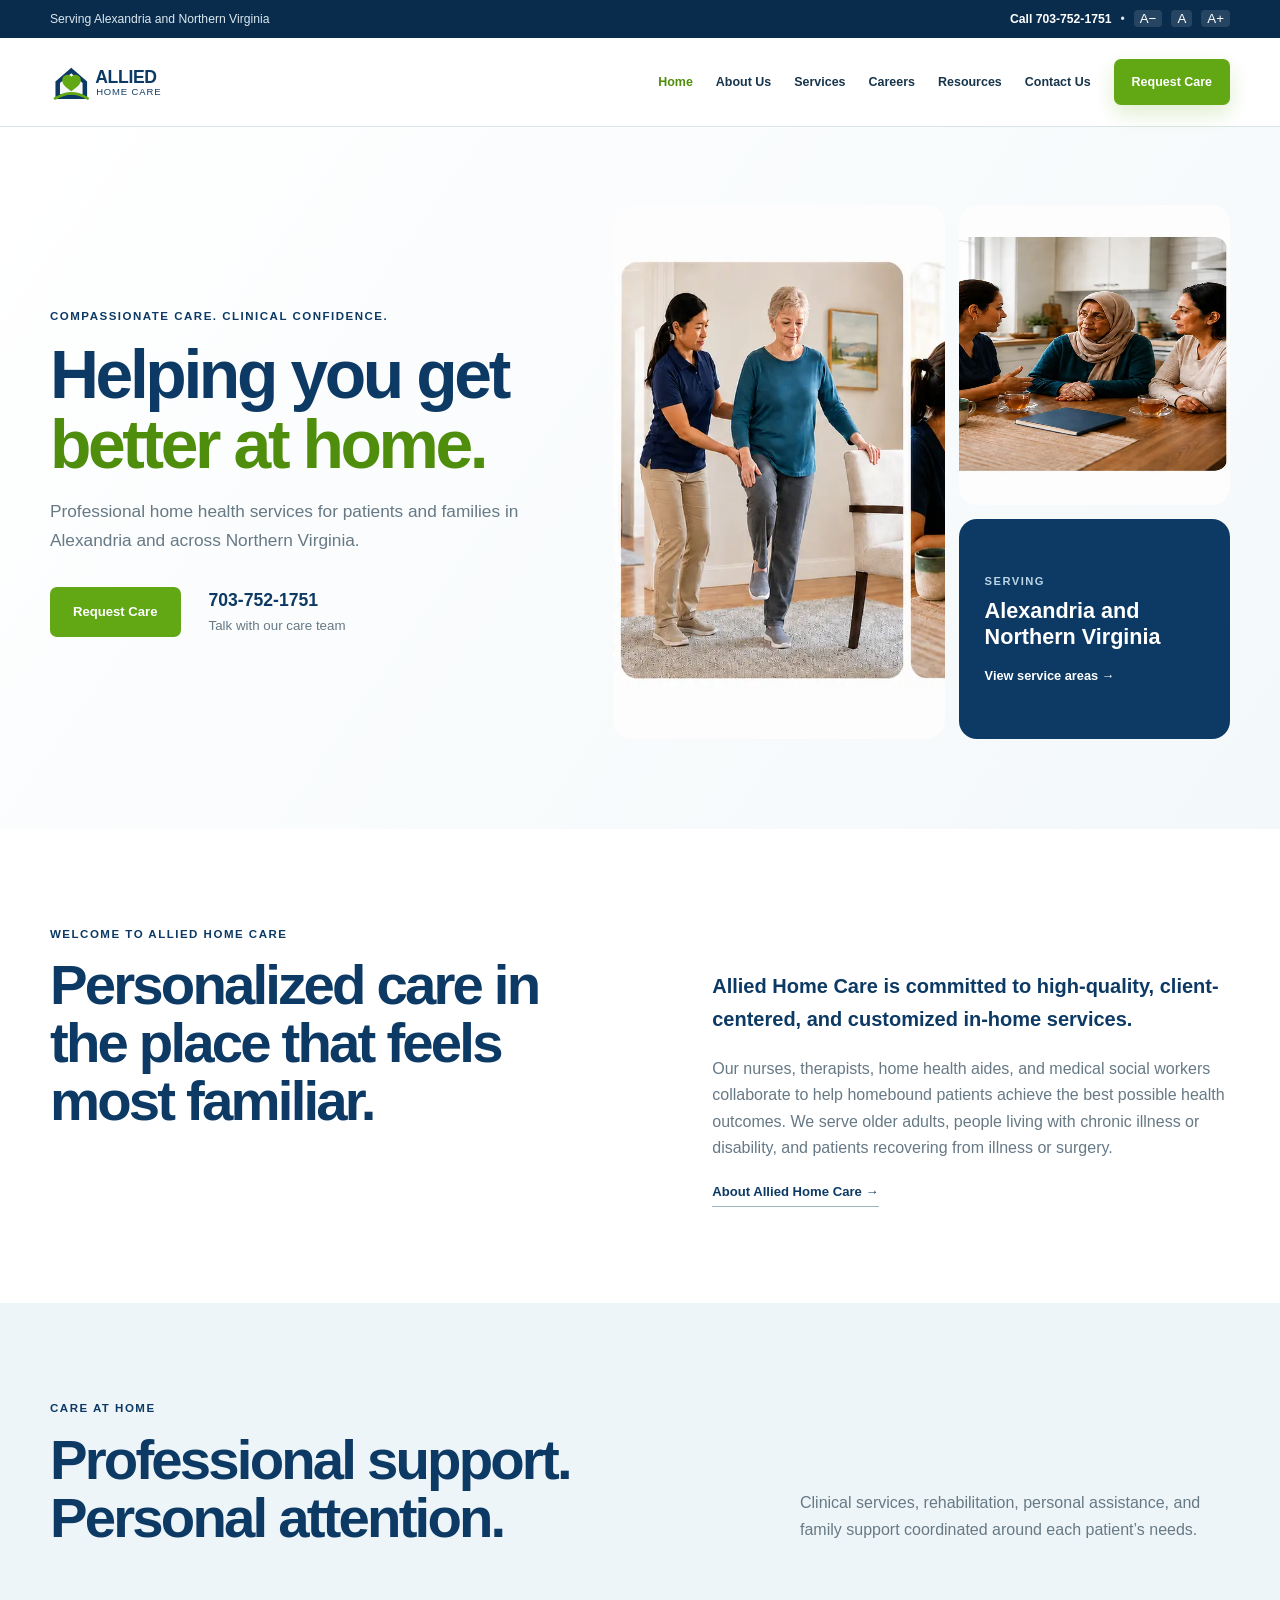
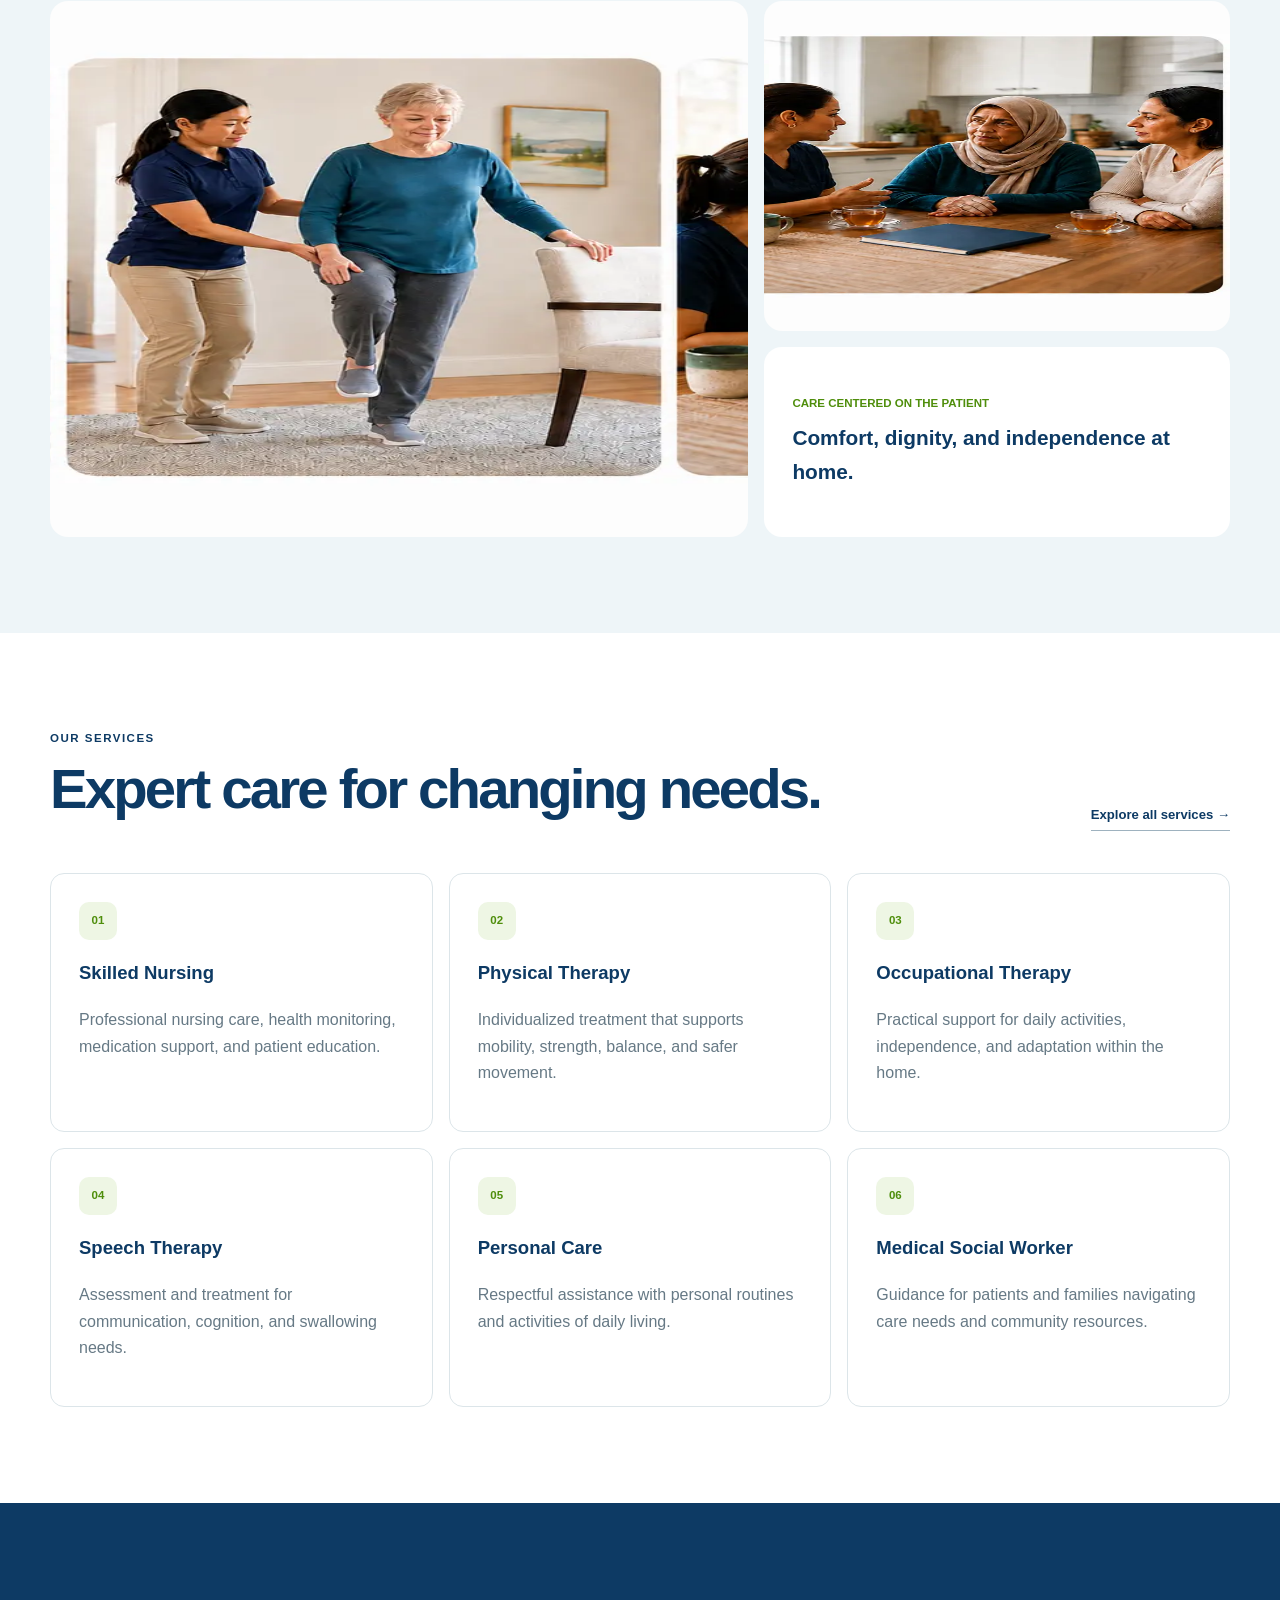
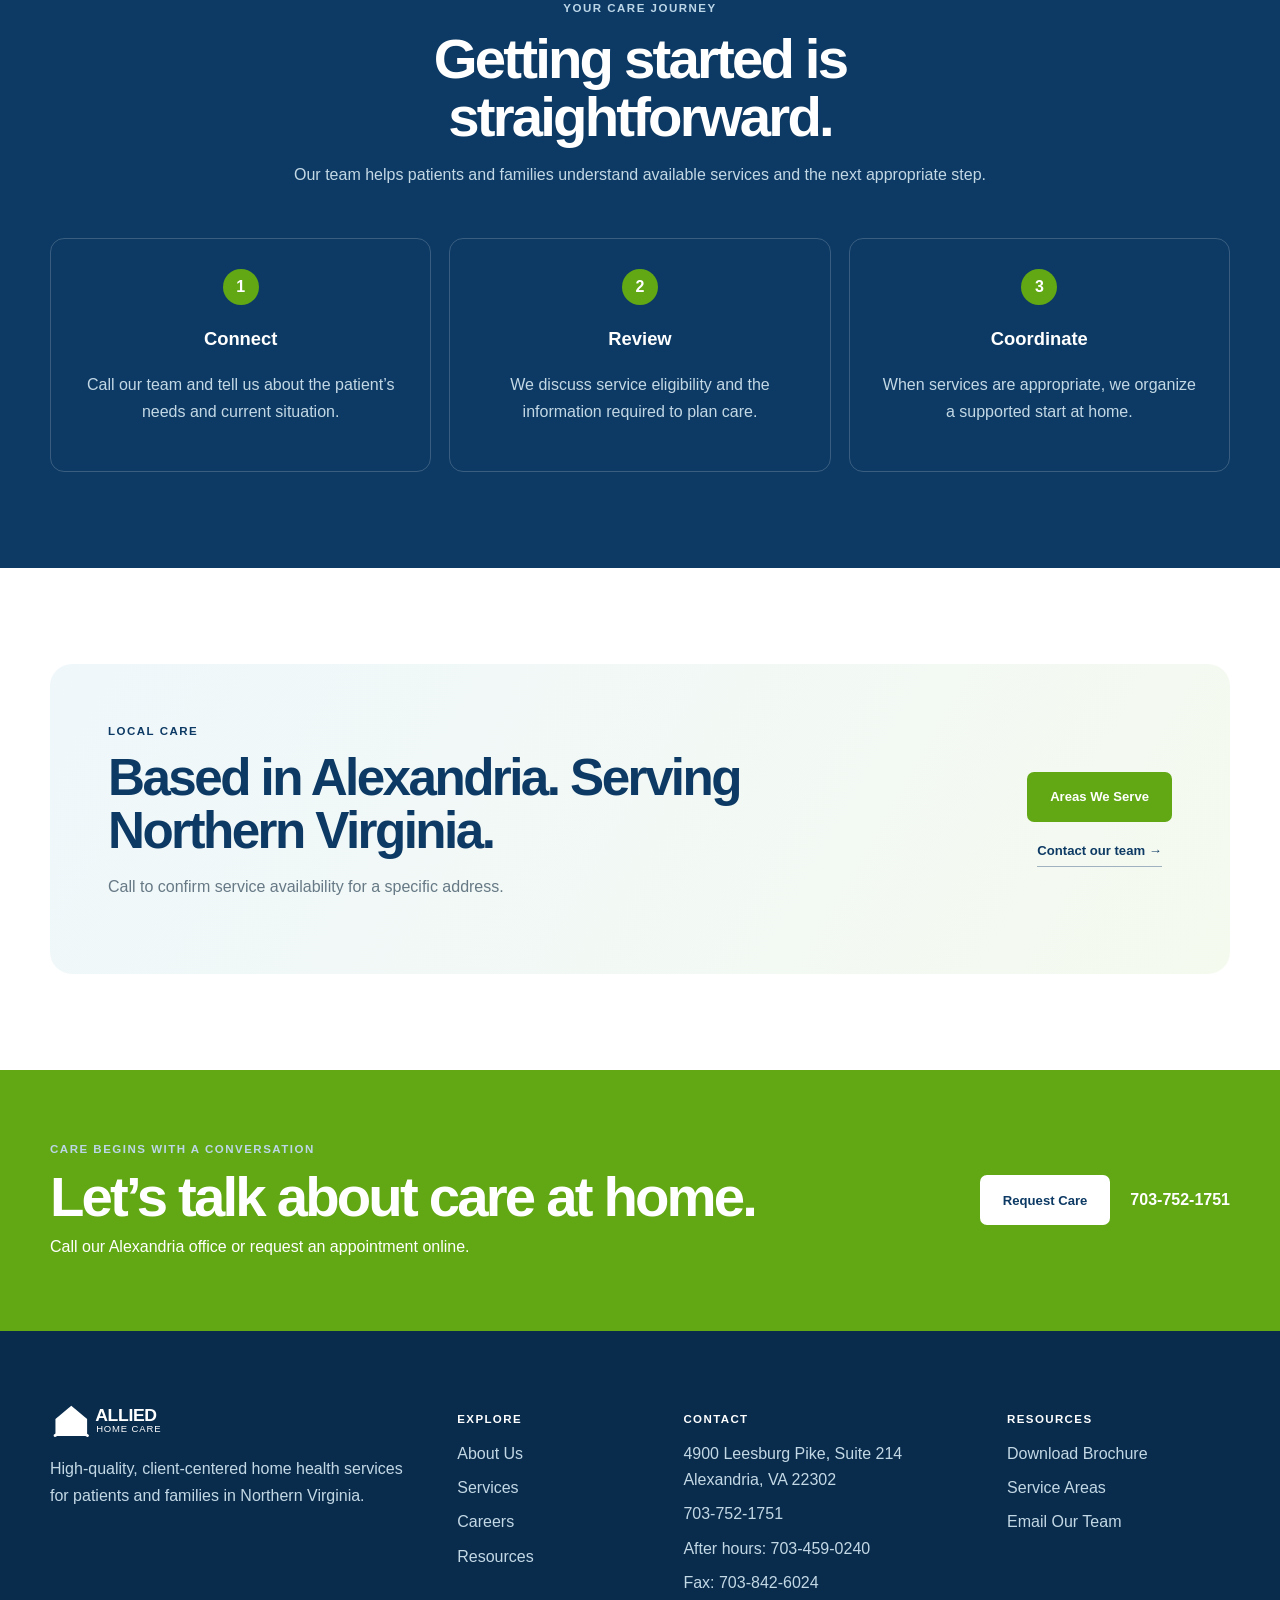
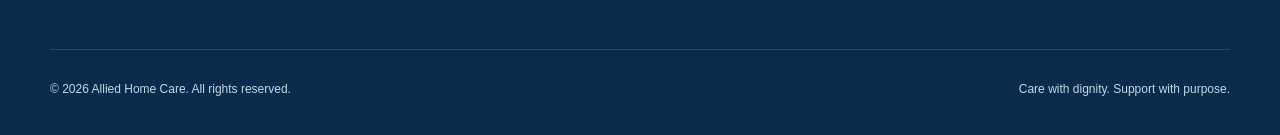
<file: index.html>
<!doctype html>
<html lang="en">
  <head>
    <meta charset="utf-8" />
    <meta name="viewport" content="width=device-width,initial-scale=1" />
    <title>Allied Home Care | Home Health Care in Northern Virginia</title>
    <meta
      name="description"
      content="Allied Home Care provides skilled, client-centered home health services in Alexandria and communities across Northern Virginia."
    />
    <link rel="stylesheet" href="styles.css" />
  </head>
  <body class="home-page">
    <div id="site-header"></div>
    <main>
      <section class="modern-hero">
        <div class="wrap hero-layout">
          <div class="hero-message">
            <div class="eyebrow">Compassionate care. Clinical confidence.</div>
            <h1>Helping you get <span>better at home.</span></h1>
            <p>
              Professional home health services for patients and families in
              Alexandria and across Northern Virginia.
            </p>
            <div class="actions">
              <a class="btn" href="contact.html">Request Care</a
              ><a class="call-link" href="tel:+17037521751"
                ><b>703-752-1751</b><small>Talk with our care team</small></a
              >
            </div>
          </div>
          <div class="hero-mosaic" aria-label="Home care gallery">
            <div
              class="mosaic-photo therapy"
              role="img"
              aria-label="Physical therapist supporting an older adult during a balance exercise"
            ></div>
            <div
              class="mosaic-photo family"
              role="img"
              aria-label="Home care professional meeting with an older adult and family member"
            ></div>
            <div class="mosaic-message">
              <span>Serving</span
              ><strong>Alexandria and Northern Virginia</strong
              ><a href="resources.html">View service areas →</a>
            </div>
          </div>
        </div>
      </section>
      <section class="intro-section">
        <div class="wrap intro-modern">
          <div>
            <div class="eyebrow">Welcome to Allied Home Care</div>
            <h2>Personalized care in the place that feels most familiar.</h2>
          </div>
          <div>
            <p class="lead">
              Allied Home Care is committed to high-quality, client-centered,
              and customized in-home services.
            </p>
            <p>
              Our nurses, therapists, home health aides, and medical social
              workers collaborate to help homebound patients achieve the best
              possible health outcomes. We serve older adults, people living
              with chronic illness or disability, and patients recovering from
              illness or surgery.
            </p>
            <a class="arrow-link" href="about.html">About Allied Home Care →</a>
          </div>
        </div>
      </section>
      <section class="gallery-section">
        <div class="wrap">
          <div class="section-title">
            <div>
              <div class="eyebrow">Care at home</div>
              <h2>Professional support. Personal attention.</h2>
            </div>
            <p>
              Clinical services, rehabilitation, personal assistance, and family
              support coordinated around each patient’s needs.
            </p>
          </div>
          <div class="gallery-grid">
            <div
              class="gallery-large therapy"
              role="img"
              aria-label="Home physical therapy in a bright and safe living space"
            ></div>
            <div
              class="gallery-small family"
              role="img"
              aria-label="Care professional discussing support with a patient and family member"
            ></div>
            <div class="gallery-caption">
              <span>Care centered on the patient</span
              ><strong>Comfort, dignity, and independence at home.</strong>
            </div>
          </div>
        </div>
      </section>
      <section class="services-modern">
        <div class="wrap">
          <div class="section-title">
            <div>
              <div class="eyebrow">Our services</div>
              <h2>Expert care for changing needs.</h2>
            </div>
            <a class="arrow-link" href="services.html"
              >Explore all services →</a
            >
          </div>
          <div class="service-cards">
            <article>
              <span>01</span>
              <h3>Skilled Nursing</h3>
              <p>
                Professional nursing care, health monitoring, medication
                support, and patient education.
              </p>
            </article>
            <article>
              <span>02</span>
              <h3>Physical Therapy</h3>
              <p>
                Individualized treatment that supports mobility, strength,
                balance, and safer movement.
              </p>
            </article>
            <article>
              <span>03</span>
              <h3>Occupational Therapy</h3>
              <p>
                Practical support for daily activities, independence, and
                adaptation within the home.
              </p>
            </article>
            <article>
              <span>04</span>
              <h3>Speech Therapy</h3>
              <p>
                Assessment and treatment for communication, cognition, and
                swallowing needs.
              </p>
            </article>
            <article>
              <span>05</span>
              <h3>Personal Care</h3>
              <p>
                Respectful assistance with personal routines and activities of
                daily living.
              </p>
            </article>
            <article>
              <span>06</span>
              <h3>Medical Social Worker</h3>
              <p>
                Guidance for patients and families navigating care needs and
                community resources.
              </p>
            </article>
          </div>
        </div>
      </section>
      <section class="care-path">
        <div class="wrap">
          <div class="path-heading">
            <div class="eyebrow light">Your care journey</div>
            <h2>Getting started is straightforward.</h2>
            <p>
              Our team helps patients and families understand available services
              and the next appropriate step.
            </p>
          </div>
          <div class="path-steps">
            <article>
              <b>1</b>
              <h3>Connect</h3>
              <p>
                Call our team and tell us about the patient’s needs and current
                situation.
              </p>
            </article>
            <article>
              <b>2</b>
              <h3>Review</h3>
              <p>
                We discuss service eligibility and the information required to
                plan care.
              </p>
            </article>
            <article>
              <b>3</b>
              <h3>Coordinate</h3>
              <p>
                When services are appropriate, we organize a supported start at
                home.
              </p>
            </article>
          </div>
        </div>
      </section>
      <section class="local-section">
        <div class="wrap local-card">
          <div>
            <div class="eyebrow">Local care</div>
            <h2>Based in Alexandria. Serving Northern Virginia.</h2>
            <p>Call to confirm service availability for a specific address.</p>
          </div>
          <div class="local-actions">
            <a class="btn" href="resources.html">Areas We Serve</a
            ><a class="arrow-link" href="contact.html">Contact our team →</a>
          </div>
        </div>
      </section>
    </main>
    <div id="site-footer"></div>
    <script src="site.js"></script>
  </body>
</html>
</file>
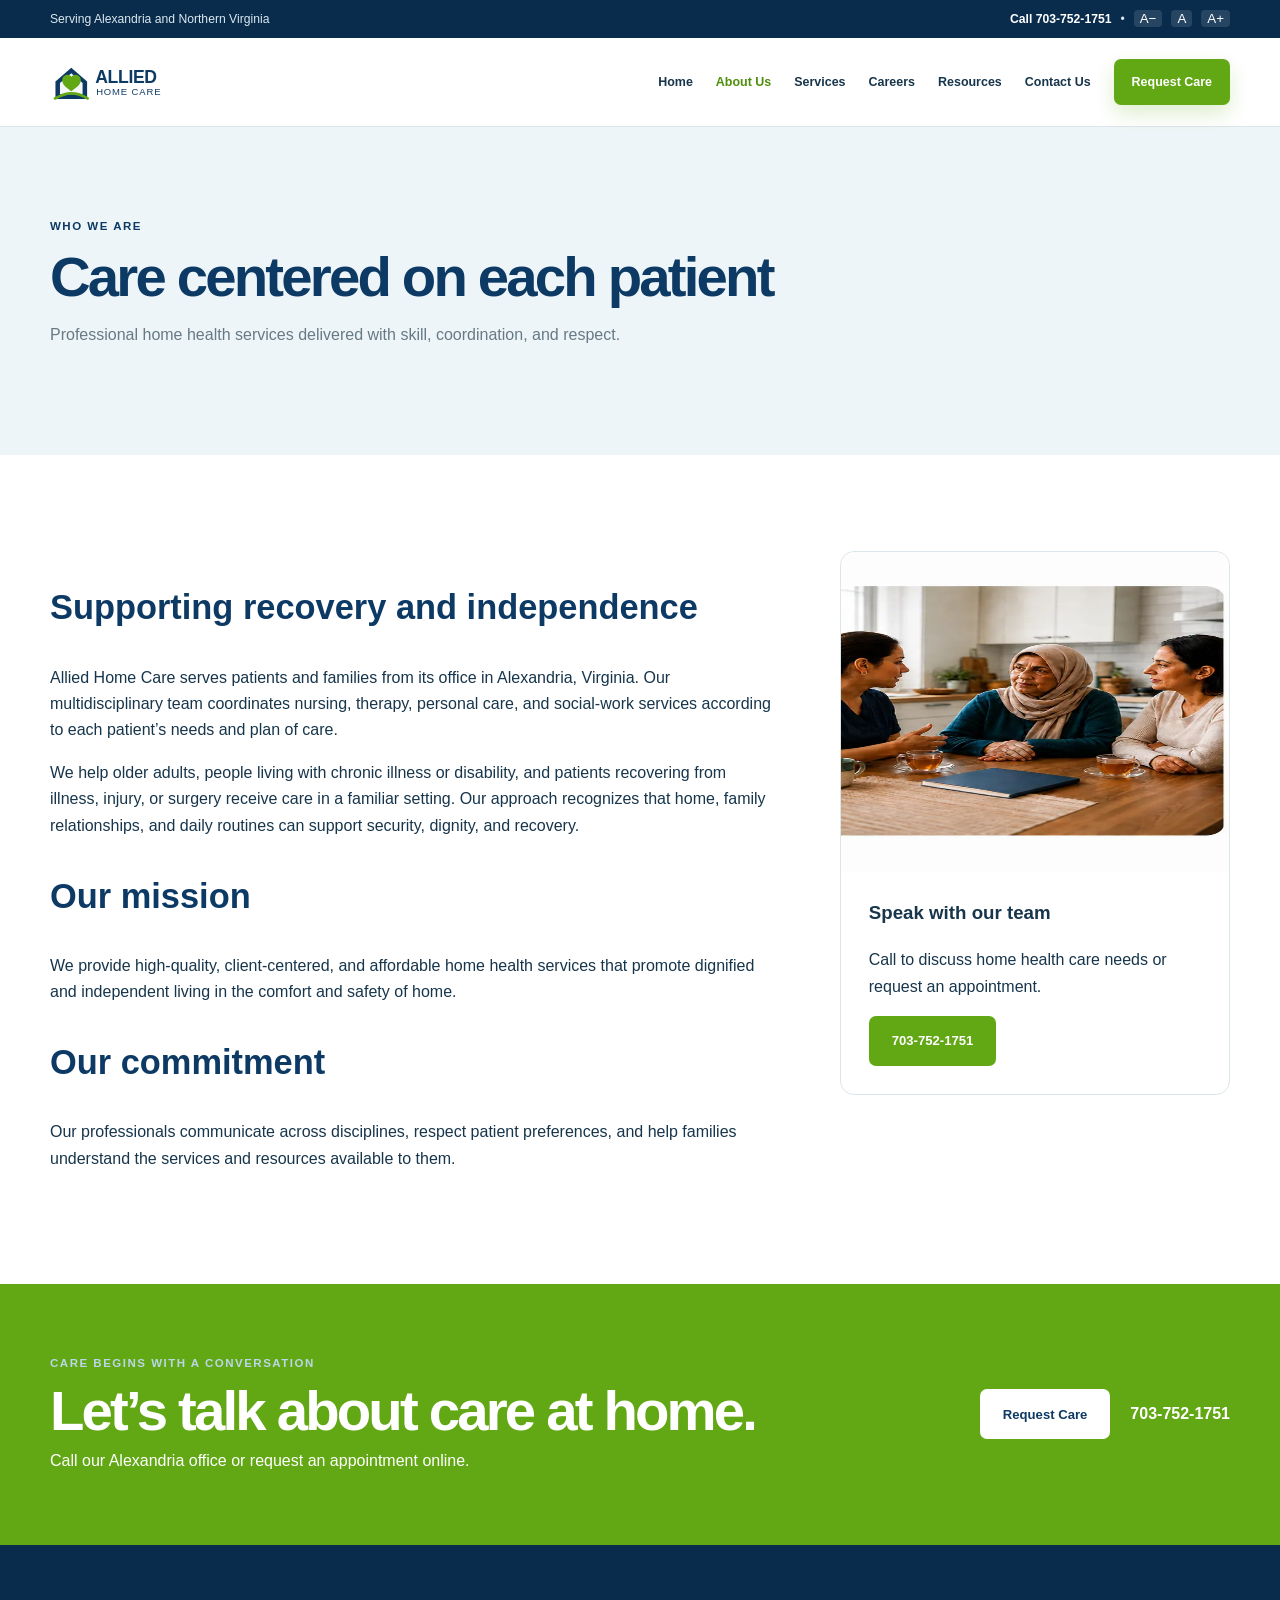
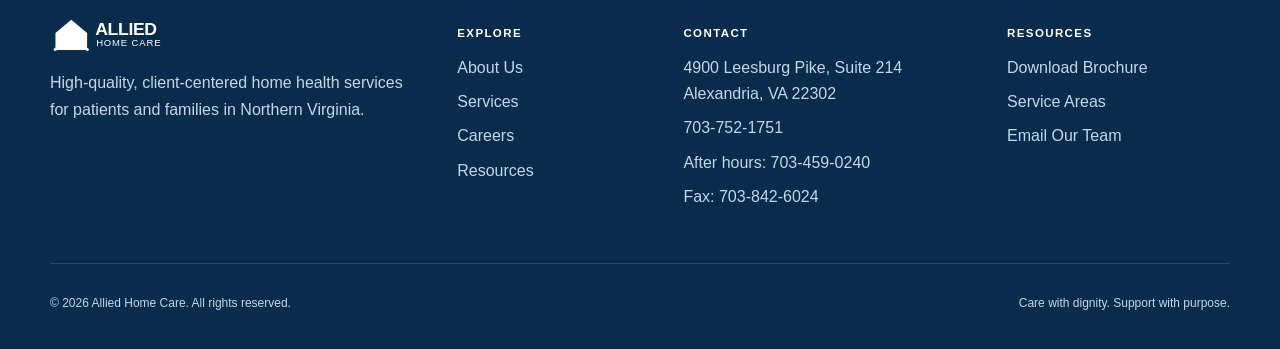
<file: about.html>
<!doctype html>
<html lang="en">
  <head>
    <meta charset="utf-8" />
    <meta name="viewport" content="width=device-width,initial-scale=1" />
    <title>About Us | Allied Home Care</title>
    <meta
      name="description"
      content="Learn about Allied Home Care's mission and approach to coordinated home health services."
    />
    <link rel="stylesheet" href="styles.css" />
  </head>
  <body>
    <div id="site-header"></div>
    <main>
      <div class="page-hero">
        <div class="wrap">
          <div class="eyebrow">Who we are</div>
          <h1>Care centered on each patient</h1>
          <p>
            Professional home health services delivered with skill,
            coordination, and respect.
          </p>
        </div>
      </div>
      <section>
        <div class="wrap content-grid">
          <div>
            <h2>Supporting recovery and independence</h2>
            <p>
              Allied Home Care serves patients and families from its office in
              Alexandria, Virginia. Our multidisciplinary team coordinates
              nursing, therapy, personal care, and social-work services
              according to each patient’s needs and plan of care.
            </p>
            <p>
              We help older adults, people living with chronic illness or
              disability, and patients recovering from illness, injury, or
              surgery receive care in a familiar setting. Our approach
              recognizes that home, family relationships, and daily routines can
              support security, dignity, and recovery.
            </p>
            <h2>Our mission</h2>
            <p>
              We provide high-quality, client-centered, and affordable home
              health services that promote dignified and independent living in
              the comfort and safety of home.
            </p>
            <h2>Our commitment</h2>
            <p>
              Our professionals communicate across disciplines, respect patient
              preferences, and help families understand the services and
              resources available to them.
            </p>
          </div>
          <aside class="sidebar">
            <div
              class="care-photo family"
              role="img"
              aria-label="Home care professional meeting with an older adult and family member"
            ></div>
            <h3>Speak with our team</h3>
            <p>
              Call to discuss home health care needs or request an appointment.
            </p>
            <a class="btn" href="tel:+17037521751">703-752-1751</a>
          </aside>
        </div>
      </section>
    </main>
    <div id="site-footer"></div>
    <script src="site.js"></script>
  </body>
</html>
</file>
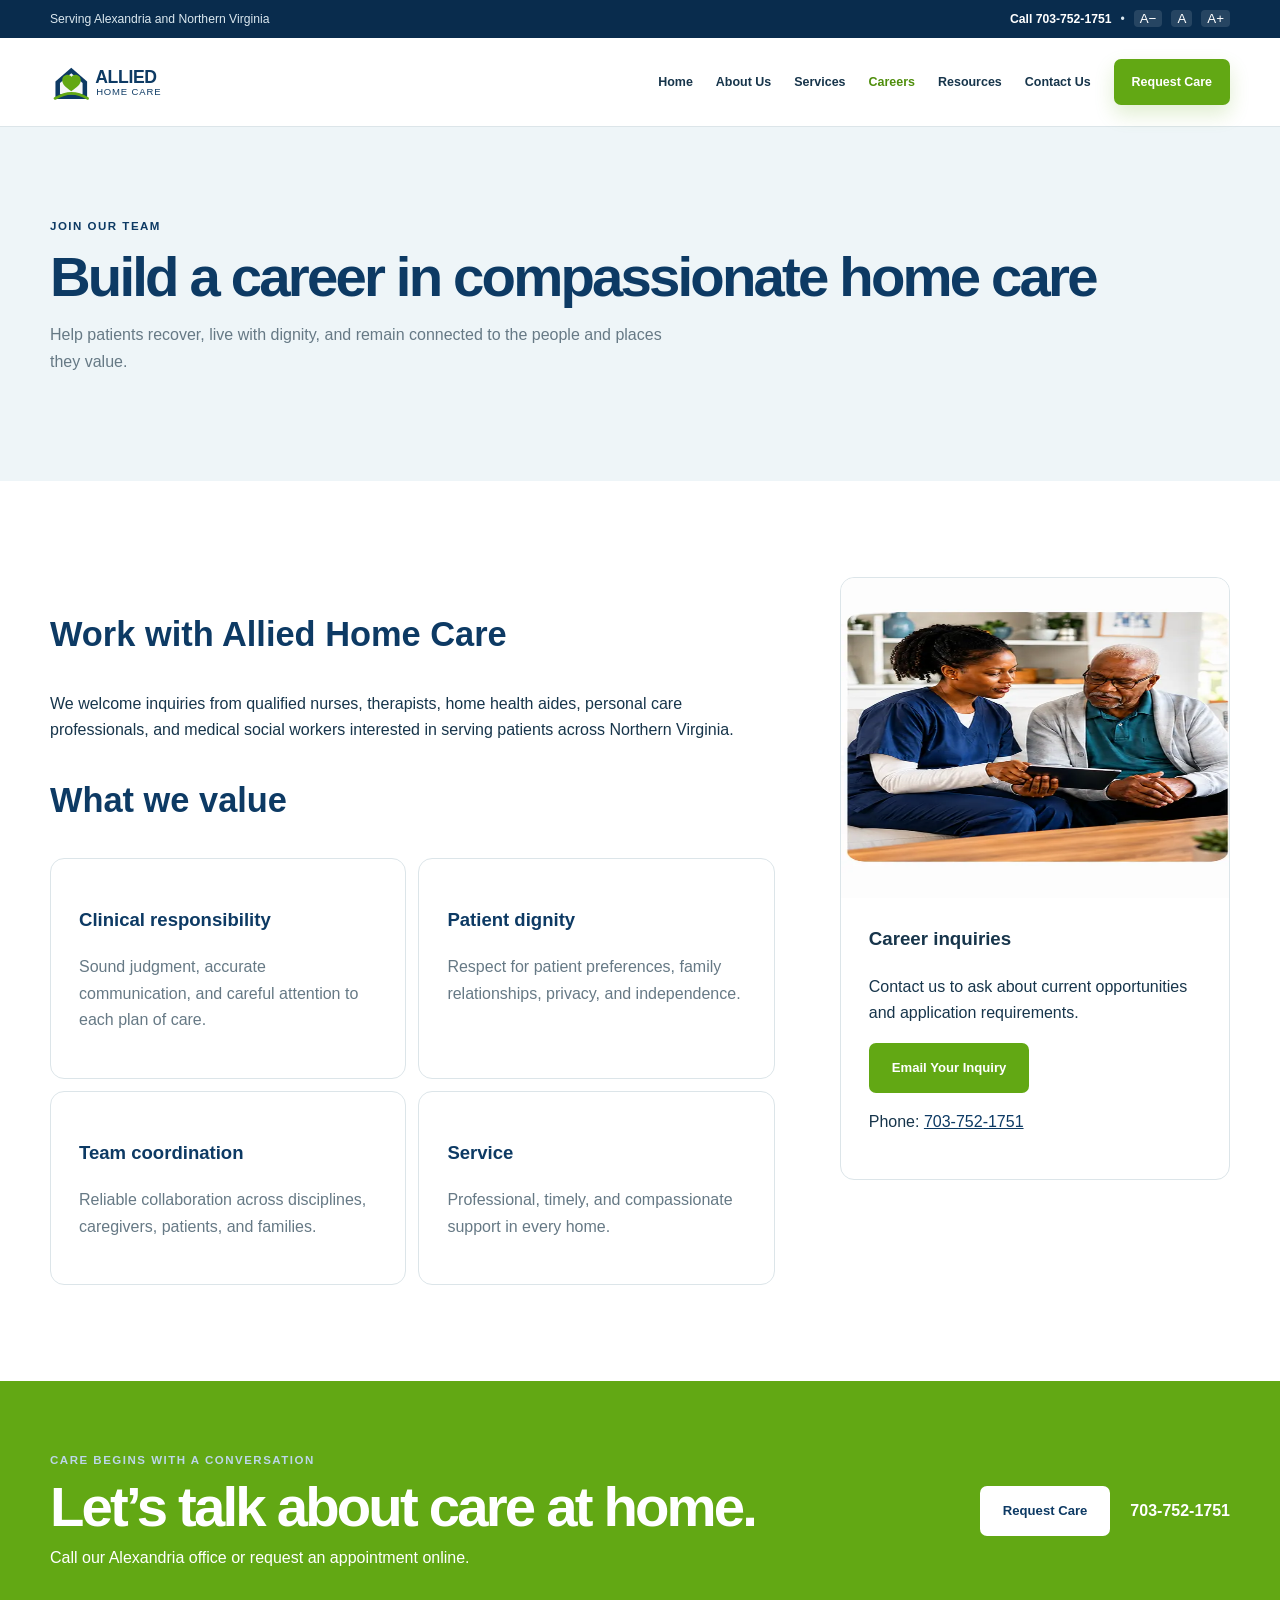
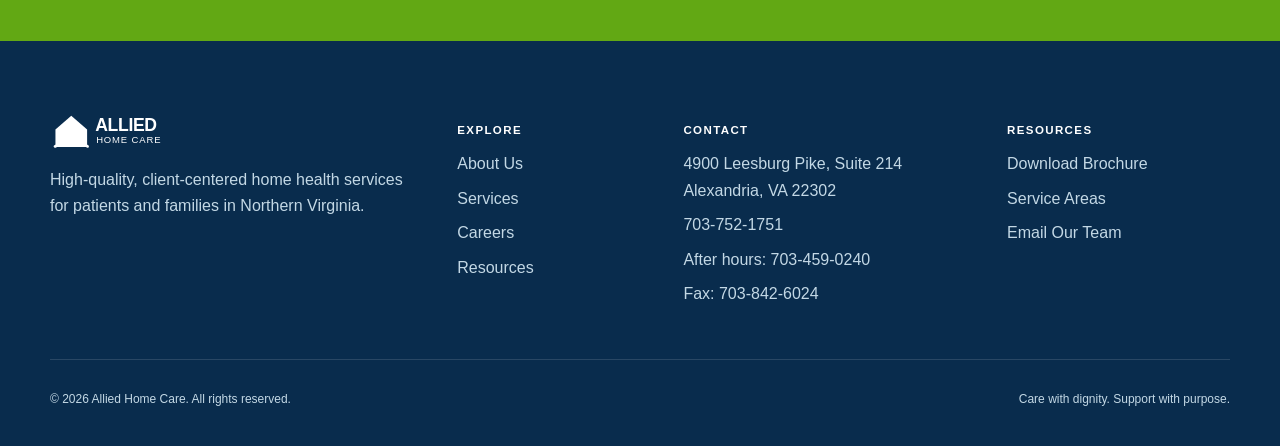
<file: careers.html>
<!doctype html>
<html lang="en">
  <head>
    <meta charset="utf-8" />
    <meta name="viewport" content="width=device-width,initial-scale=1" />
    <title>Careers | Allied Home Care</title>
    <meta
      name="description"
      content="Explore career opportunities with Allied Home Care in Northern Virginia."
    />
    <link rel="stylesheet" href="styles.css" />
  </head>
  <body>
    <div id="site-header"></div>
    <main>
      <div class="page-hero">
        <div class="wrap">
          <div class="eyebrow">Join our team</div>
          <h1>Build a career in compassionate home care</h1>
          <p>
            Help patients recover, live with dignity, and remain connected to
            the people and places they value.
          </p>
        </div>
      </div>
      <section>
        <div class="wrap content-grid">
          <div>
            <h2>Work with Allied Home Care</h2>
            <p>
              We welcome inquiries from qualified nurses, therapists, home
              health aides, personal care professionals, and medical social
              workers interested in serving patients across Northern Virginia.
            </p>
            <h2>What we value</h2>
            <div class="service-list">
              <div class="card">
                <h3>Clinical responsibility</h3>
                <p>
                  Sound judgment, accurate communication, and careful attention
                  to each plan of care.
                </p>
              </div>
              <div class="card">
                <h3>Patient dignity</h3>
                <p>
                  Respect for patient preferences, family relationships,
                  privacy, and independence.
                </p>
              </div>
              <div class="card">
                <h3>Team coordination</h3>
                <p>
                  Reliable collaboration across disciplines, caregivers,
                  patients, and families.
                </p>
              </div>
              <div class="card">
                <h3>Service</h3>
                <p>
                  Professional, timely, and compassionate support in every home.
                </p>
              </div>
            </div>
          </div>
          <aside class="sidebar">
            <div
              class="care-photo nursing"
              role="img"
              aria-label="Home health nurse reviewing care information with an older adult"
            ></div>
            <h3>Career inquiries</h3>
            <p>
              Contact us to ask about current opportunities and application
              requirements.
            </p>
            <a
              class="btn"
              href="mailto:allied@alliedhomecareinc.net?subject=Career%20Inquiry"
              >Email Your Inquiry</a
            >
            <p>Phone: <a href="tel:+17037521751">703-752-1751</a></p>
          </aside>
        </div>
      </section>
    </main>
    <div id="site-footer"></div>
    <script src="site.js"></script>
  </body>
</html>
</file>
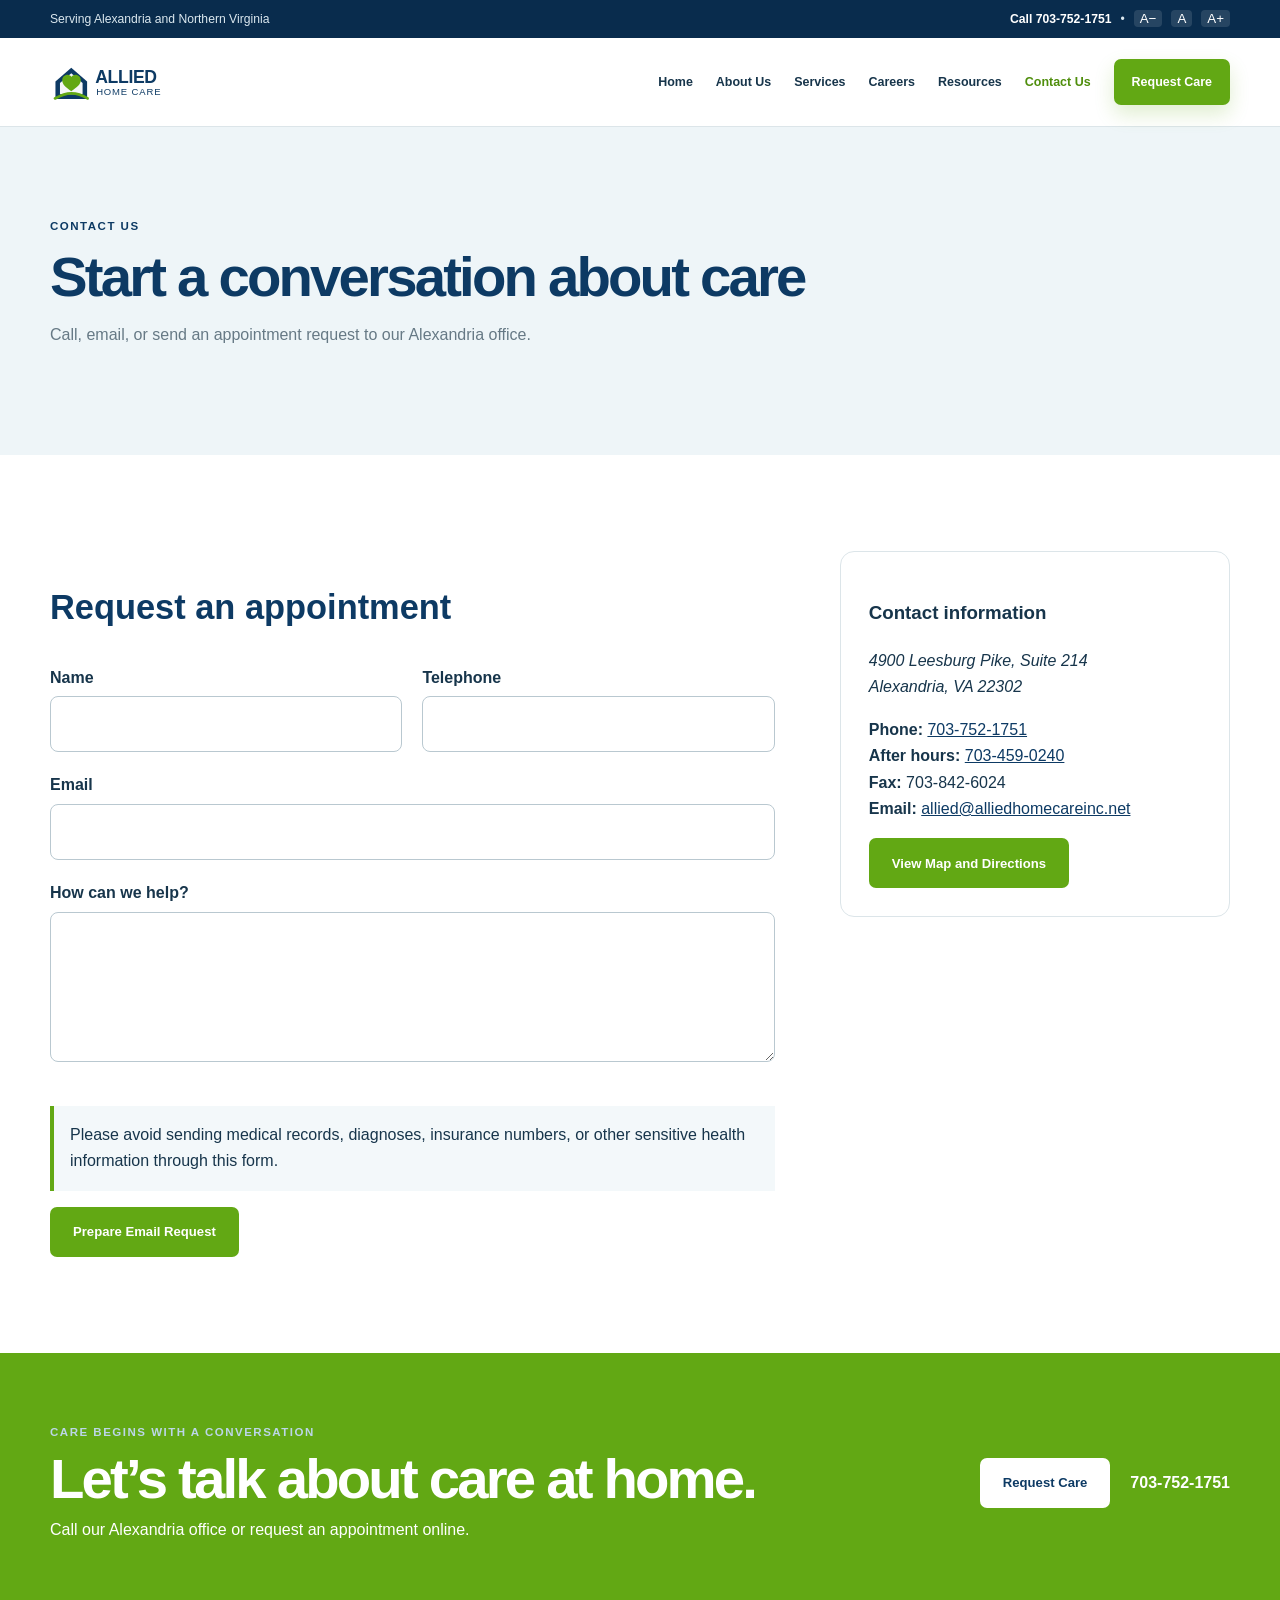
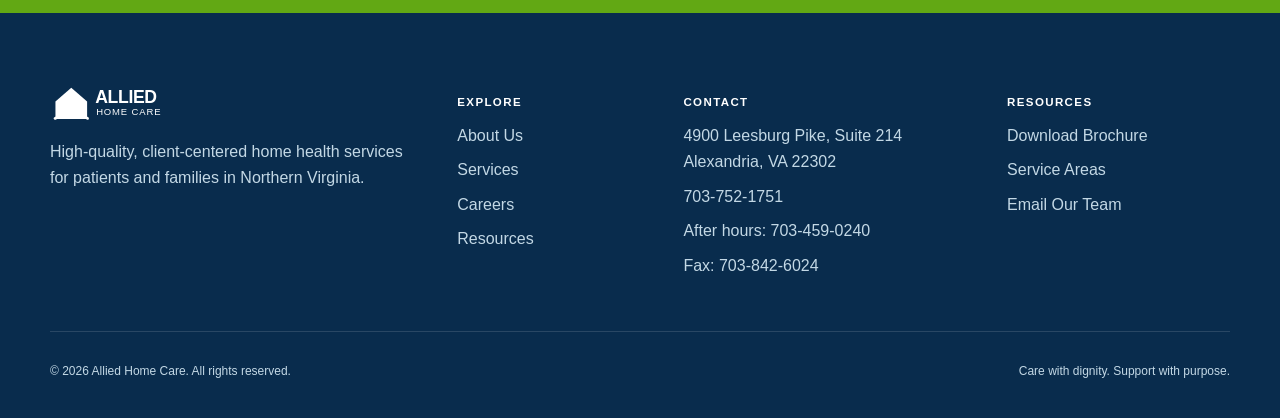
<file: contact.html>
<!doctype html><html lang="en"><head><meta charset="utf-8"><meta name="viewport" content="width=device-width,initial-scale=1"><title>Contact Us | Allied Home Care</title><meta name="description" content="Contact Allied Home Care in Alexandria, Virginia, to request home health care or ask a question."><link rel="stylesheet" href="styles.css"></head><body><div id="site-header"></div><main><div class="page-hero"><div class="wrap"><div class="eyebrow">Contact us</div><h1>Start a conversation about care</h1><p>Call, email, or send an appointment request to our Alexandria office.</p></div></div><section><div class="wrap content-grid"><div><h2>Request an appointment</h2><form action="mailto:allied@alliedhomecareinc.net" method="post" enctype="text/plain"><div class="form-grid"><div><label for="name">Name</label><input id="name" name="Name" required></div><div><label for="phone">Telephone</label><input id="phone" name="Telephone" type="tel" required></div><div class="full"><label for="email">Email</label><input id="email" name="Email" type="email"></div><div class="full"><label for="message">How can we help?</label><textarea id="message" name="Message" required></textarea></div><div class="full"><p class="notice">Please avoid sending medical records, diagnoses, insurance numbers, or other sensitive health information through this form.</p><button class="btn" type="submit" style="border:0">Prepare Email Request</button></div></div></form></div><aside class="sidebar"><h3>Contact information</h3><address>4900 Leesburg Pike, Suite 214<br>Alexandria, VA 22302</address><ul class="contact-list"><li><strong>Phone:</strong> <a href="tel:+17037521751">703-752-1751</a></li><li><strong>After hours:</strong> <a href="tel:+17034590240">703-459-0240</a></li><li><strong>Fax:</strong> 703-842-6024</li><li><strong>Email:</strong> <a href="mailto:allied@alliedhomecareinc.net">allied@alliedhomecareinc.net</a></li></ul><a class="btn secondary" href="https://www.google.com/maps/search/?api=1&query=4900+Leesburg+Pike+Suite+214+Alexandria+VA+22302">View Map and Directions</a></aside></div></section></main><div id="site-footer"></div><script src="site.js"></script></body></html>
</file>
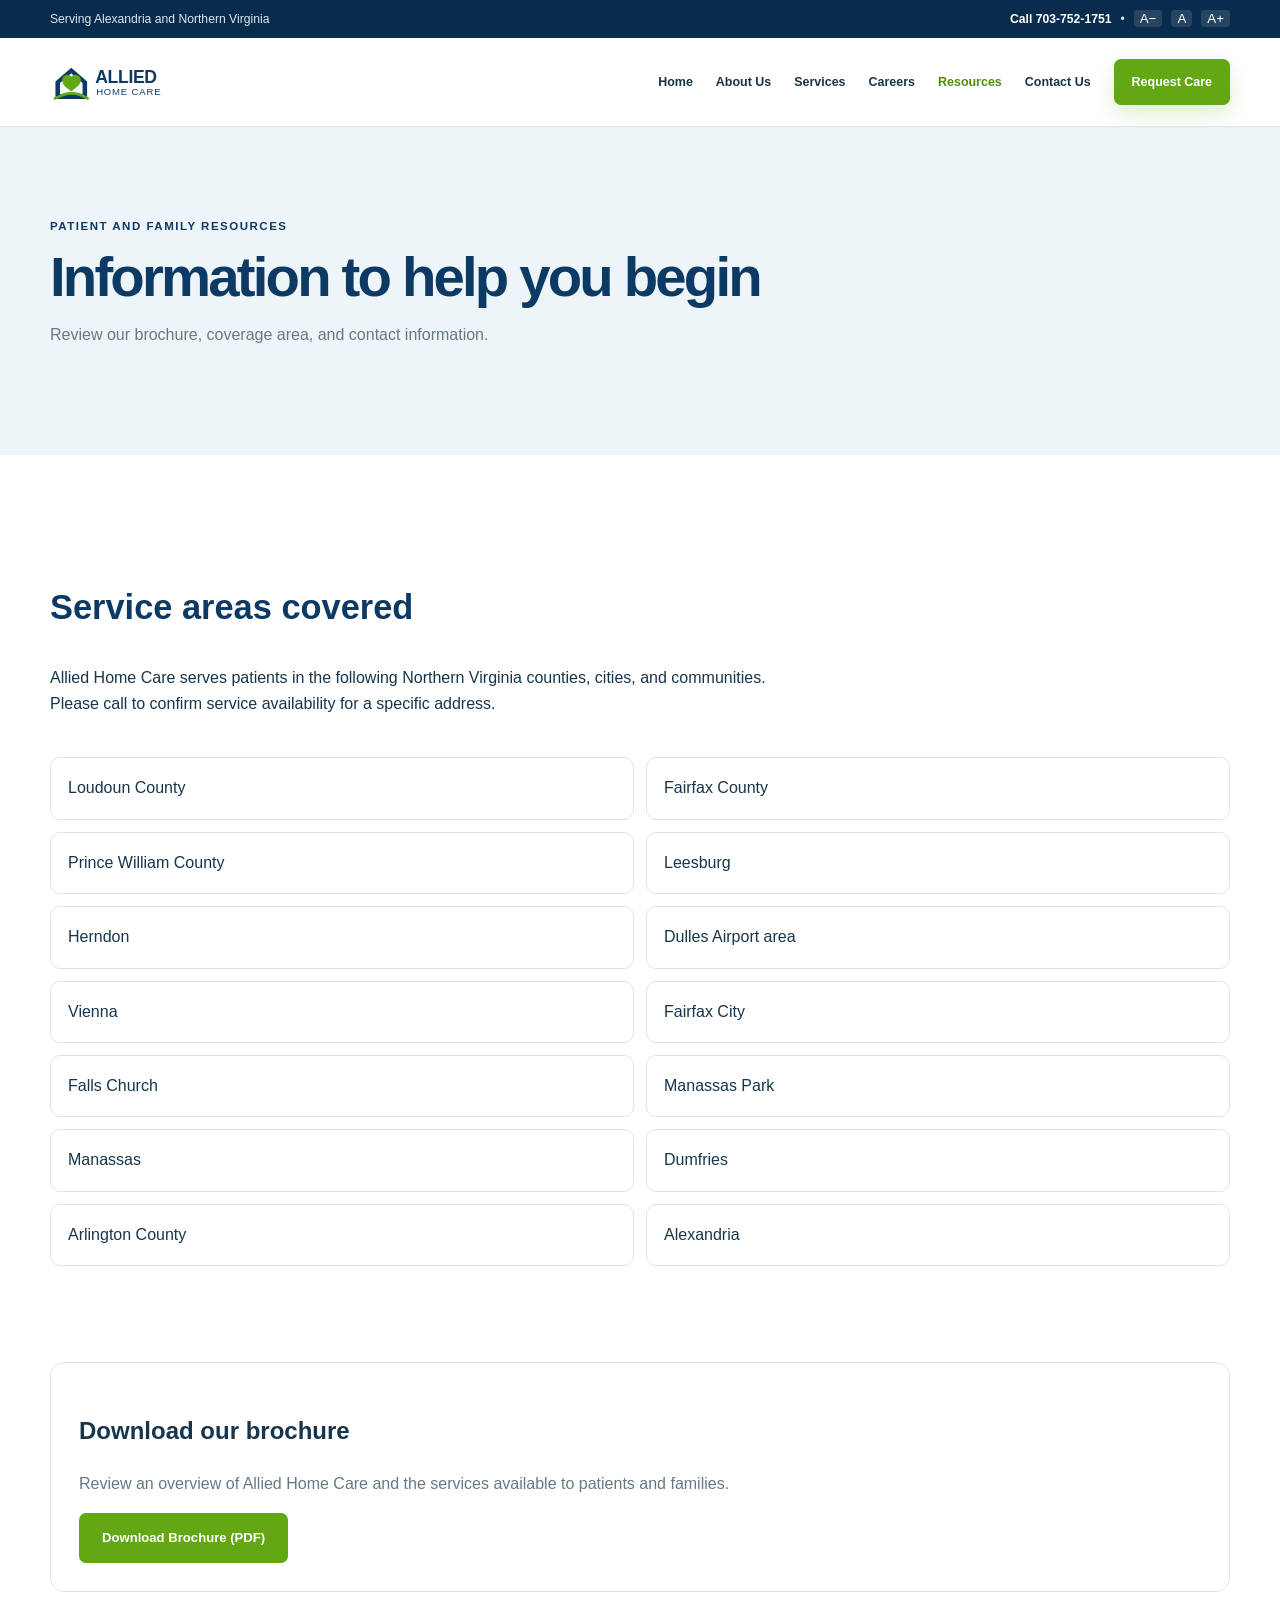
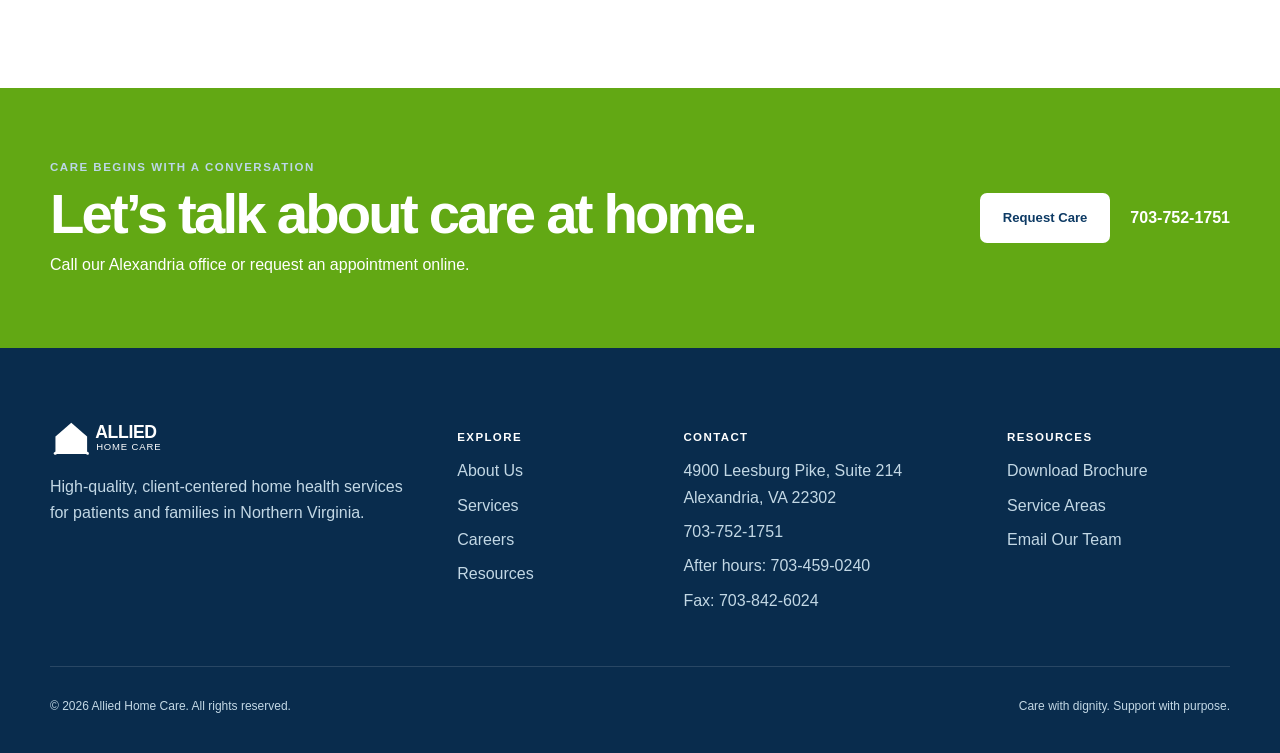
<file: resources.html>
<!doctype html><html lang="en"><head><meta charset="utf-8"><meta name="viewport" content="width=device-width,initial-scale=1"><title>Resources and Service Areas | Allied Home Care</title><meta name="description" content="Download the Allied Home Care brochure and review communities served across Northern Virginia."><link rel="stylesheet" href="styles.css"></head><body><div id="site-header"></div><main><div class="page-hero"><div class="wrap"><div class="eyebrow">Patient and family resources</div><h1>Information to help you begin</h1><p>Review our brochure, coverage area, and contact information.</p></div></div><section><div class="wrap"><div class="section-head"><h2>Service areas covered</h2><p>Allied Home Care serves patients in the following Northern Virginia counties, cities, and communities. Please call to confirm service availability for a specific address.</p></div><div class="areas"><div>Loudoun County</div><div>Fairfax County</div><div>Prince William County</div><div>Leesburg</div><div>Herndon</div><div>Dulles Airport area</div><div>Vienna</div><div>Fairfax City</div><div>Falls Church</div><div>Manassas Park</div><div>Manassas</div><div>Dumfries</div><div>Arlington County</div><div>Alexandria</div></div><section style="padding-bottom:0"><div class="card"><h2>Download our brochure</h2><p>Review an overview of Allied Home Care and the services available to patients and families.</p><a class="btn secondary" href="assets/allied-home-care-brochure.pdf">Download Brochure (PDF)</a></div></section></div></section></main><div id="site-footer"></div><script src="site.js"></script></body></html>
</file>
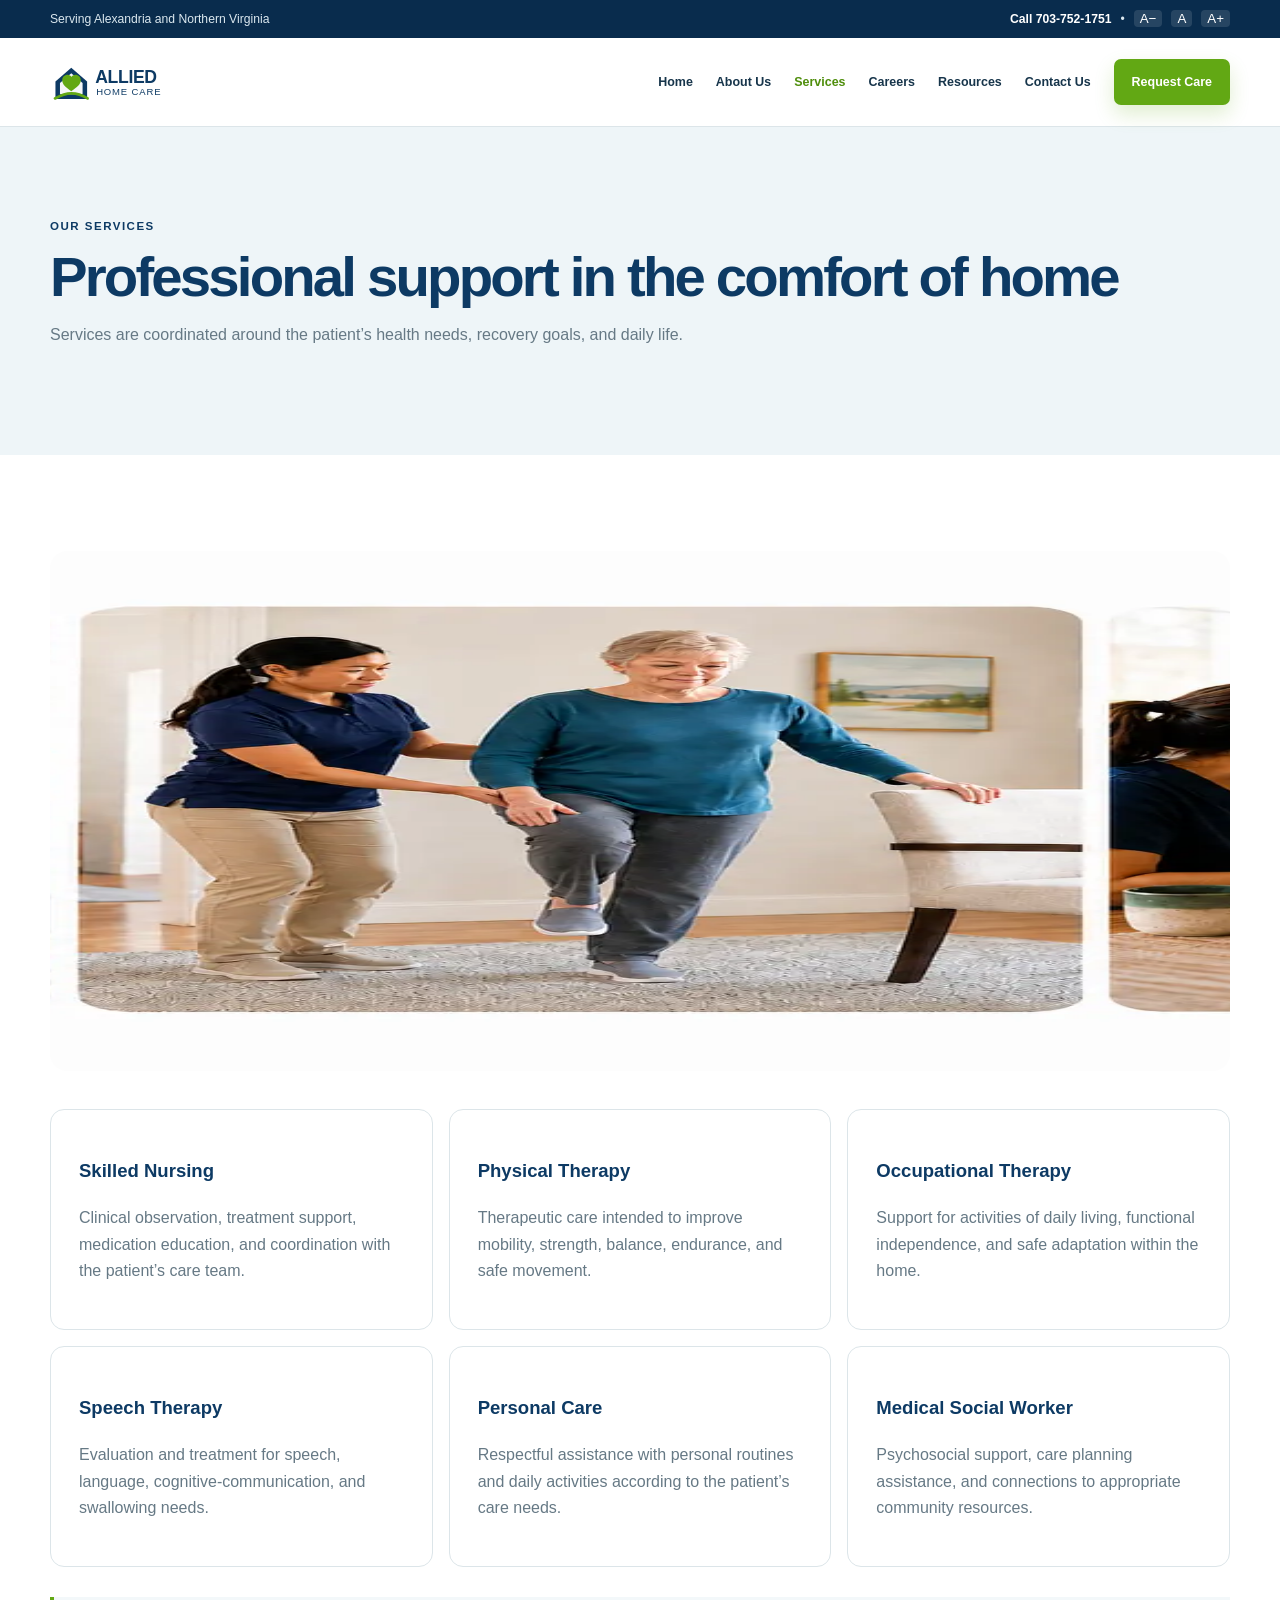
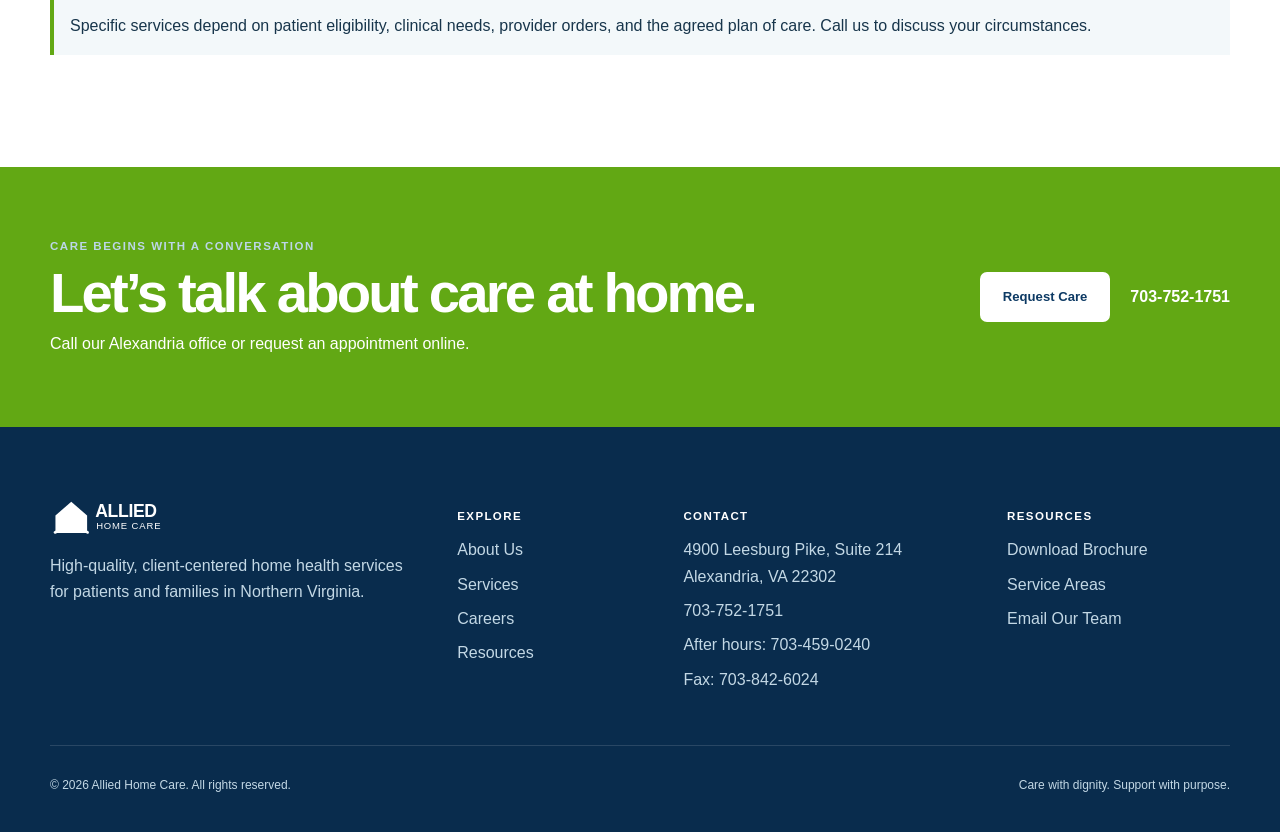
<file: services.html>
<!doctype html>
<html lang="en">
  <head>
    <meta charset="utf-8" />
    <meta name="viewport" content="width=device-width,initial-scale=1" />
    <title>Home Health Services | Allied Home Care</title>
    <meta
      name="description"
      content="Explore skilled nursing, therapy, personal care, and medical social work services from Allied Home Care."
    />
    <link rel="stylesheet" href="styles.css" />
  </head>
  <body>
    <div id="site-header"></div>
    <main>
      <div class="page-hero">
        <div class="wrap">
          <div class="eyebrow">Our services</div>
          <h1>Professional support in the comfort of home</h1>
          <p>
            Services are coordinated around the patient’s health needs, recovery
            goals, and daily life.
          </p>
        </div>
      </div>
      <section>
        <div class="wrap">
          <div
            class="care-photo therapy"
            role="img"
            aria-label="Physical therapist guiding an older adult through a safe balance exercise"
            style="margin-bottom: 38px"
          ></div>
          <div class="cards">
            <article class="card">
              <h3>Skilled Nursing</h3>
              <p>
                Clinical observation, treatment support, medication education,
                and coordination with the patient’s care team.
              </p>
            </article>
            <article class="card">
              <h3>Physical Therapy</h3>
              <p>
                Therapeutic care intended to improve mobility, strength,
                balance, endurance, and safe movement.
              </p>
            </article>
            <article class="card">
              <h3>Occupational Therapy</h3>
              <p>
                Support for activities of daily living, functional independence,
                and safe adaptation within the home.
              </p>
            </article>
            <article class="card">
              <h3>Speech Therapy</h3>
              <p>
                Evaluation and treatment for speech, language,
                cognitive-communication, and swallowing needs.
              </p>
            </article>
            <article class="card">
              <h3>Personal Care</h3>
              <p>
                Respectful assistance with personal routines and daily
                activities according to the patient’s care needs.
              </p>
            </article>
            <article class="card">
              <h3>Medical Social Worker</h3>
              <p>
                Psychosocial support, care planning assistance, and connections
                to appropriate community resources.
              </p>
            </article>
          </div>
          <p class="notice" style="margin-top: 30px">
            Specific services depend on patient eligibility, clinical needs,
            provider orders, and the agreed plan of care. Call us to discuss
            your circumstances.
          </p>
        </div>
      </section>
    </main>
    <div id="site-footer"></div>
    <script src="site.js"></script>
  </body>
</html>
</file>
<file: styles.css>
:root {
  --navy: #0d3a64;
  --navy2: #092c4d;
  --green: #62a814;
  --green2: #4f8e0c;
  --pale: #eef5f8;
  --ink: #17354b;
  --muted: #667985;
  --line: #dce5e9;
  --white: #fff;
  --shadow: 0 22px 60px rgba(13, 58, 100, 0.12);
  font-size: 16px;
}
* {
  box-sizing: border-box;
}
html {
  scroll-behavior: smooth;
}
body {
  margin: 0;
  background: #fff;
  color: var(--ink);
  font-family: Inter, "Avenir Next", "Segoe UI", Arial, sans-serif;
  line-height: 1.65;
}
a {
  color: var(--navy);
}
img {
  display: block;
  max-width: 100%;
}
.wrap {
  width: min(1180px, calc(100% - 48px));
  margin: auto;
}
.topbar {
  background: var(--navy2);
  color: #dbe8ef;
  font-size: 0.76rem;
}
.topbar-inner {
  min-height: 38px;
  display: flex;
  align-items: center;
  justify-content: space-between;
}
.top-actions,
.text-tools {
  display: flex;
  align-items: center;
  gap: 9px;
}
.topbar a {
  color: #fff;
  text-decoration: none;
  font-weight: 750;
}
.text-tools button {
  border: 0;
  border-radius: 4px;
  background: rgba(255, 255, 255, 0.12);
  color: #fff;
  cursor: pointer;
}
.site-header {
  position: sticky;
  top: 0;
  z-index: 40;
  background: rgba(255, 255, 255, 0.96);
  backdrop-filter: blur(16px);
  border-bottom: 1px solid var(--line);
}
.nav {
  height: 88px;
  display: flex;
  align-items: center;
  justify-content: space-between;
  gap: 30px;
}
.logo img {
  width: 190px;
  height: auto;
}
.nav-links {
  display: flex;
  align-items: center;
  gap: 23px;
}
.nav-links > a {
  color: var(--ink);
  font-size: 0.78rem;
  font-weight: 800;
  text-decoration: none;
}
.nav-links > a[aria-current="page"] {
  color: var(--green2);
}
.nav-cta {
  padding: 13px 18px;
  border-radius: 7px;
  background: var(--green);
  color: #fff !important;
  box-shadow: 0 9px 20px rgba(98, 168, 20, 0.2);
}
.menu {
  display: none;
  border: 0;
  background: transparent;
  padding: 8px;
}
.menu span {
  display: block;
  width: 24px;
  height: 2px;
  background: var(--navy);
  margin: 5px;
}
.menu b {
  position: absolute;
  width: 1px;
  height: 1px;
  overflow: hidden;
}
.eyebrow {
  color: var(--navy);
  font-size: 0.72rem;
  font-weight: 900;
  letter-spacing: 0.13em;
  text-transform: uppercase;
}
.eyebrow.light {
  color: #bcd6e8;
}
.modern-hero {
  padding: 78px 0 90px;
  background: linear-gradient(125deg, #fff 0%, #f3f8fa 100%);
}
.hero-layout {
  display: grid;
  grid-template-columns: 0.9fr 1.1fr;
  gap: 58px;
  align-items: center;
}
.hero-message h1,
.intro-modern h2,
.section-title h2,
.path-heading h2,
.local-card h2,
.page-hero h1,
.contact-band h2 {
  margin: 0.22em 0;
  font-size: clamp(3.1rem, 5.3vw, 5.35rem);
  font-weight: 750;
  line-height: 1.03;
  letter-spacing: -0.05em;
  color: var(--navy);
}
.hero-message h1 span {
  display: block;
  color: var(--green2);
}
.hero-message > p {
  max-width: 560px;
  color: var(--muted);
  font-size: 1.08rem;
}
.actions {
  display: flex;
  align-items: center;
  gap: 28px;
  margin-top: 32px;
}
.btn {
  display: inline-flex;
  min-height: 50px;
  padding: 0 23px;
  align-items: center;
  justify-content: center;
  border: 0;
  border-radius: 7px;
  background: var(--green);
  color: #fff;
  text-decoration: none;
  font-size: 0.82rem;
  font-weight: 850;
  transition: 0.25s;
}
.btn:hover {
  transform: translateY(-2px);
  background: var(--green2);
}
.call-link {
  text-decoration: none;
}
.call-link b,
.call-link small {
  display: block;
}
.call-link b {
  color: var(--navy);
  font-size: 1.1rem;
}
.call-link small {
  color: var(--muted);
}
.hero-mosaic {
  display: grid;
  grid-template-columns: 1.1fr 0.9fr;
  grid-template-rows: 300px 220px;
  gap: 14px;
}
.mosaic-photo,
.gallery-large,
.gallery-small {
  background-image: url("assets/home-care-gallery.webp");
  background-repeat: no-repeat;
  background-size: 300% 100%;
  border-radius: 18px;
}
.therapy {
  background-position: center;
}
.family {
  background-position: right;
}
.hero-mosaic .therapy {
  grid-row: 1/3;
}
.mosaic-message {
  display: flex;
  flex-direction: column;
  justify-content: center;
  padding: 26px;
  background: var(--navy);
  color: #fff;
  border-radius: 18px;
}
.mosaic-message span {
  font-size: 0.7rem;
  font-weight: 850;
  letter-spacing: 0.13em;
  text-transform: uppercase;
  color: #bcd6e8;
}
.mosaic-message strong {
  margin: 7px 0 15px;
  font-size: 1.35rem;
  line-height: 1.2;
}
.mosaic-message a {
  color: #fff;
  font-size: 0.8rem;
  font-weight: 800;
  text-decoration: none;
}
section {
  padding: 96px 0;
}
.intro-section {
  background: #fff;
}
.intro-modern {
  display: grid;
  grid-template-columns: 1.05fr 0.95fr;
  gap: 90px;
}
.intro-modern h2,
.section-title h2,
.path-heading h2,
.local-card h2,
.page-hero h1,
.contact-band h2 {
  font-size: clamp(2.5rem, 4.4vw, 4.25rem);
}
.intro-modern > div:last-child {
  padding-top: 25px;
}
.intro-modern .lead {
  font-size: 1.25rem;
  color: var(--navy);
  font-weight: 650;
}
.intro-modern p {
  color: var(--muted);
}
.arrow-link {
  display: inline-block;
  color: var(--navy);
  font-size: 0.82rem;
  font-weight: 850;
  text-decoration: none;
  border-bottom: 1px solid #9eb2bf;
  padding-bottom: 4px;
}
.gallery-section {
  background: var(--pale);
}
.section-title {
  display: flex;
  align-items: end;
  justify-content: space-between;
  gap: 40px;
  margin-bottom: 42px;
}
.section-title > p {
  max-width: 430px;
  color: var(--muted);
}
.gallery-grid {
  display: grid;
  grid-template-columns: 1.2fr 0.8fr;
  grid-template-rows: 330px 190px;
  gap: 16px;
}
.gallery-large {
  grid-row: 1/3;
}
.gallery-caption {
  display: flex;
  justify-content: center;
  flex-direction: column;
  padding: 28px;
  background: #fff;
  border-radius: 18px;
}
.gallery-caption span {
  color: var(--green2);
  font-size: 0.72rem;
  font-weight: 850;
  text-transform: uppercase;
}
.gallery-caption strong {
  margin-top: 8px;
  font-size: 1.3rem;
  color: var(--navy);
}
.services-modern {
  background: #fff;
}
.service-cards {
  display: grid;
  grid-template-columns: repeat(3, 1fr);
  gap: 16px;
}
.service-cards article {
  min-height: 240px;
  padding: 28px;
  border: 1px solid var(--line);
  border-radius: 14px;
  background: #fff;
  transition: 0.25s;
}
.service-cards article:hover {
  transform: translateY(-5px);
  box-shadow: var(--shadow);
  border-color: transparent;
}
.service-cards span {
  display: grid;
  place-items: center;
  width: 38px;
  height: 38px;
  border-radius: 10px;
  background: #eef6e4;
  color: var(--green2);
  font-size: 0.72rem;
  font-weight: 900;
}
.service-cards h3,
.card h3 {
  color: var(--navy);
  font-size: 1.16rem;
}
.service-cards p,
.card p {
  color: var(--muted);
}
.care-path {
  background: var(--navy);
  color: #fff;
}
.path-heading {
  text-align: center;
  max-width: 780px;
  margin: 0 auto 50px;
}
.path-heading h2 {
  color: #fff;
}
.path-heading p {
  color: #c3d8e5;
}
.path-steps {
  display: grid;
  grid-template-columns: repeat(3, 1fr);
  gap: 18px;
}
.path-steps article {
  padding: 30px;
  text-align: center;
  border: 1px solid rgba(255, 255, 255, 0.18);
  border-radius: 14px;
}
.path-steps b {
  display: grid;
  place-items: center;
  width: 36px;
  height: 36px;
  margin: 0 auto 16px;
  border-radius: 50%;
  background: var(--green);
}
.path-steps h3 {
  font-size: 1.15rem;
}
.path-steps p {
  color: #c3d8e5;
}
.local-section {
  background: #fff;
}
.local-card {
  display: flex;
  align-items: center;
  justify-content: space-between;
  gap: 50px;
  padding: 58px;
  background: linear-gradient(120deg, #eff7fb, #f5faef);
  border-radius: 22px;
}
.local-card h2 {
  max-width: 720px;
  font-size: clamp(2.2rem, 4vw, 3.8rem);
}
.local-card p {
  color: var(--muted);
}
.local-actions {
  display: flex;
  align-items: center;
  flex-direction: column;
  gap: 18px;
  flex-shrink: 0;
}
.page-hero {
  padding: 90px 0;
  background: var(--pale);
}
.page-hero p {
  max-width: 640px;
  color: var(--muted);
}
.content-grid {
  display: grid;
  grid-template-columns: 1.3fr 0.7fr;
  gap: 65px;
}
.content-grid h2,
.section-head h2 {
  color: var(--navy);
  font-size: 2.15rem;
}
.sidebar {
  height: max-content;
  padding: 28px;
  background: #fff;
  border: 1px solid var(--line);
  border-radius: 14px;
}
.care-photo {
  min-height: 320px;
  margin: -28px -28px 26px;
  background-image: url("assets/home-care-gallery.webp");
  background-repeat: no-repeat;
  background-size: 300% 100%;
  border-radius: 14px 14px 0 0;
}
.wrap > .care-photo {
  min-height: 520px;
  margin: 0 0 38px;
  border-radius: 18px;
}
.cards {
  display: grid;
  grid-template-columns: repeat(3, 1fr);
  gap: 16px;
}
.card {
  padding: 28px;
  border: 1px solid var(--line);
  border-radius: 14px;
}
.service-list,
.areas {
  display: grid;
  grid-template-columns: repeat(2, 1fr);
  gap: 12px;
}
.areas div {
  padding: 17px;
  border: 1px solid var(--line);
  border-radius: 10px;
}
.section-head {
  max-width: 760px;
  margin-bottom: 40px;
}
.contact-band {
  background: var(--green);
  color: #fff;
  padding: 70px 0;
}
.contact-band-inner {
  display: flex;
  align-items: center;
  justify-content: space-between;
  gap: 45px;
}
.contact-band h2 {
  color: #fff;
  margin: 0.15em 0;
}
.contact-band p {
  margin: 0;
}
.contact-actions {
  display: flex;
  align-items: center;
  gap: 20px;
}
.light-btn {
  background: #fff;
  color: var(--navy);
}
.phone-link {
  color: #fff;
  font-weight: 850;
  text-decoration: none;
}
.footer {
  background: var(--navy2);
  color: #c3d8e5;
  padding: 68px 0 28px;
}
.footer-grid {
  display: grid;
  grid-template-columns: 1.3fr 0.65fr 1fr 0.8fr;
  gap: 45px;
}
.footer-brand img {
  width: 190px;
  filter: brightness(0) invert(1);
}
.footer h3 {
  color: #fff;
  font-size: 0.72rem;
  text-transform: uppercase;
  letter-spacing: 0.12em;
}
.footer a,
.footer span {
  display: block;
  color: #c3d8e5;
  text-decoration: none;
  margin: 8px 0;
}
.footer address {
  font-style: normal;
}
.footer-bottom {
  display: flex;
  justify-content: space-between;
  border-top: 1px solid rgba(255, 255, 255, 0.13);
  margin-top: 44px;
  padding-top: 22px;
  font-size: 0.75rem;
}
.contact-list {
  list-style: none;
  padding: 0;
}
.notice {
  padding: 16px;
  border-left: 4px solid var(--green);
  background: #f3f8fa;
}
.form-grid {
  display: grid;
  grid-template-columns: 1fr 1fr;
  gap: 20px;
}
label {
  font-weight: 750;
}
input,
textarea {
  width: 100%;
  margin-top: 5px;
  padding: 14px;
  border: 1px solid #b9c8d0;
  border-radius: 8px;
  font: inherit;
}
textarea {
  min-height: 150px;
}
.full {
  grid-column: 1/-1;
}
.mobile-actions {
  display: none;
}
.reveal {
  opacity: 0;
  transform: translateY(15px);
  transition:
    opacity 0.55s,
    transform 0.55s;
}
.revealed {
  opacity: 1;
  transform: none;
}
@media (prefers-reduced-motion: reduce) {
  .reveal {
    opacity: 1;
    transform: none;
    transition: none;
  }
}
@media (max-width: 900px) {
  .wrap {
    width: min(100% - 34px, 1180px);
  }
  .topbar-inner > span:first-child {
    display: none;
  }
  .topbar-inner {
    justify-content: flex-end;
  }
  .menu {
    display: block;
  }
  .nav {
    height: 76px;
  }
  .nav-links {
    display: none;
    position: absolute;
    top: 76px;
    left: 0;
    right: 0;
    padding: 22px;
    background: #fff;
    flex-direction: column;
    align-items: stretch;
    box-shadow: var(--shadow);
  }
  .nav-links.open {
    display: flex;
  }
  .nav-links > a {
    padding: 10px;
  }
  .nav-cta {
    text-align: center;
  }
  .hero-layout,
  .intro-modern,
  .content-grid {
    grid-template-columns: 1fr;
  }
  .hero-mosaic {
    max-width: 760px;
  }
  .intro-modern {
    gap: 35px;
  }
  .section-title {
    align-items: flex-start;
    flex-direction: column;
  }
  .service-cards,
  .cards {
    grid-template-columns: 1fr 1fr;
  }
  .footer-grid {
    grid-template-columns: 1fr 1fr;
  }
  .contact-band-inner,
  .local-card {
    align-items: flex-start;
    flex-direction: column;
  }
  .local-actions {
    align-items: flex-start;
  }
  .wrap > .care-photo {
    min-height: 430px;
  }
}
@media (max-width: 600px) {
  body {
    padding-bottom: 62px;
  }
  .wrap {
    width: min(100% - 26px, 1180px);
  }
  section {
    padding: 70px 0;
  }
  .topbar {
    font-size: 0.68rem;
  }
  .nav {
    height: 70px;
  }
  .nav-links {
    top: 70px;
  }
  .logo img {
    width: 165px;
  }
  .modern-hero {
    padding: 60px 0;
  }
  .hero-message h1 {
    font-size: 3.35rem;
  }
  .actions {
    align-items: flex-start;
    flex-direction: column;
  }
  .hero-mosaic {
    grid-template-columns: 1fr;
    grid-template-rows: 360px 300px auto;
  }
  .hero-mosaic .therapy {
    grid-row: auto;
  }
  .mosaic-message {
    min-height: 170px;
  }
  .gallery-grid {
    grid-template-columns: 1fr;
    grid-template-rows: 360px 300px auto;
  }
  .gallery-large {
    grid-row: auto;
  }
  .service-cards,
  .path-steps,
  .cards,
  .service-list,
  .areas,
  .form-grid,
  .footer-grid {
    grid-template-columns: 1fr;
  }
  .full {
    grid-column: auto;
  }
  .local-card {
    padding: 32px 24px;
  }
  .contact-actions {
    align-items: flex-start;
    flex-direction: column;
  }
  .footer-bottom {
    flex-direction: column;
    gap: 10px;
  }
  .mobile-actions {
    position: fixed;
    z-index: 60;
    bottom: 0;
    left: 0;
    right: 0;
    height: 62px;
    display: grid;
    grid-template-columns: 1fr 1fr;
    background: #fff;
  }
  .mobile-actions a {
    display: grid;
    place-items: center;
    text-decoration: none;
    font-weight: 850;
  }
  .mobile-actions a:last-child {
    background: var(--green);
    color: #fff;
  }
}
</file>
